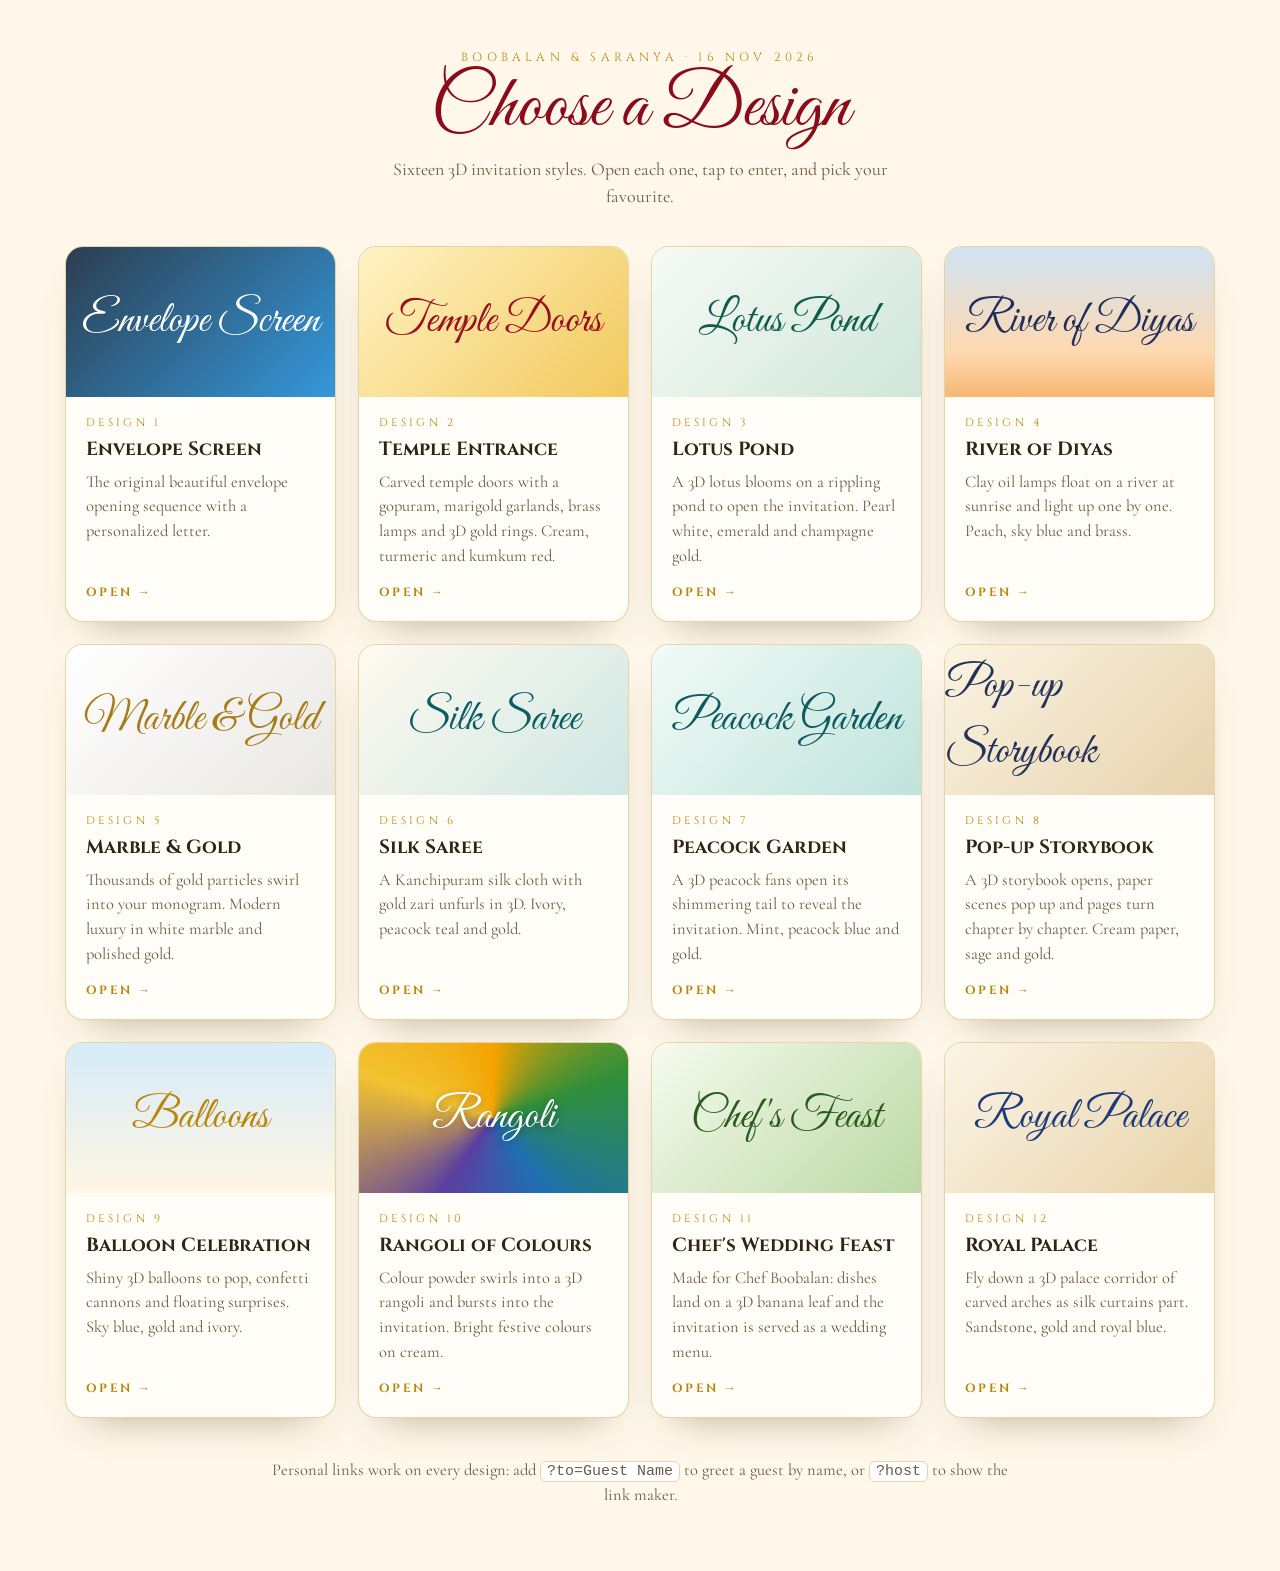
<file: index.html>
<!doctype html>
<html lang="en">
<head>
<meta charset="utf-8">
<meta name="viewport" content="width=device-width, initial-scale=1">
<title>Invitation Designs</title>
<meta name="robots" content="noindex">
<link rel="preconnect" href="https://fonts.googleapis.com">
<link rel="preconnect" href="https://fonts.gstatic.com" crossorigin>
<link href="https://fonts.googleapis.com/css2?family=Cinzel:wght@600;700&family=Cormorant+Garamond:ital,wght@0,500;0,600;1,500&family=Great+Vibes&display=swap" rel="stylesheet">
<style>
:root{--bg:#fff8ea;--paper:#fffdf7;--ink:#2e2418;--muted:#6b5a45;--gold:#b8860b;--line:rgba(184,134,11,.35)}
*{box-sizing:border-box;margin:0;padding:0}
body{background:var(--bg);color:var(--ink);font-family:'Cormorant Garamond',Georgia,serif;font-size:18px;line-height:1.5;padding:48px 16px 64px}
header{text-align:center;margin-bottom:36px}
header .k{font-family:Cinzel,serif;font-size:12px;letter-spacing:.35em;color:var(--gold)}
h1{font-family:'Great Vibes',cursive;font-weight:400;font-size:clamp(48px,10vw,76px);line-height:1.1;color:#8a0c1a}
header p{color:var(--muted);max-width:560px;margin:6px auto 0}
.grid{display:grid;grid-template-columns:repeat(auto-fit,minmax(260px,1fr));gap:22px;max-width:1150px;margin:0 auto}
.card{position:relative;display:flex;flex-direction:column;background:var(--paper);border:1px solid var(--line);border-radius:18px;overflow:hidden;text-decoration:none;color:inherit;
  box-shadow:0 20px 40px -24px rgba(80,50,10,.45);transition:transform .35s cubic-bezier(.2,.8,.2,1),box-shadow .35s}
.card:hover{transform:translateY(-6px) rotateX(3deg);box-shadow:0 30px 50px -24px rgba(80,50,10,.55)}
.sw{height:150px;display:grid;place-items:center;font-family:'Great Vibes',cursive;font-size:44px}
.body{padding:18px 20px 20px;flex:1;display:flex;flex-direction:column}
.num{font-family:Cinzel,serif;font-size:11px;letter-spacing:.3em;color:var(--gold)}
.card h2{font-family:Cinzel,serif;font-size:19px;margin:4px 0 6px}
.card p{color:var(--muted);font-size:16.5px;flex:1}
.go{margin-top:14px;font-family:Cinzel,serif;font-size:12px;letter-spacing:.2em;font-weight:700;color:var(--gold)}
.tip{max-width:760px;margin:40px auto 0;text-align:center;color:var(--muted);font-size:16.5px}
.tip code{background:#fff;border:1px solid var(--line);border-radius:6px;padding:1px 6px;font-size:15px}
</style>
</head>
<body>
<header>
  <div class="k">BOOBALAN &amp; SARANYA · 16 NOV 2026</div>
  <h1>Choose a Design</h1>
  <p>Sixteen 3D invitation styles. Open each one, tap to enter, and pick your favourite.</p>
</header>
<div class="grid">
  <a class="card" href="envelope.html">
    <div class="sw" style="background:linear-gradient(135deg,#2c3e50,#3498db);color:#fff">Envelope Screen</div>
    <div class="body"><div class="num">DESIGN 1</div><h2>Envelope Screen</h2><p>The original beautiful envelope opening sequence with a personalized letter.</p><div class="go">OPEN →</div></div>
  </a>
  <a class="card" href="premium.html">
    <div class="sw" style="background:linear-gradient(135deg,#fff3c4,#f2c95c);color:#9a0f1f">Temple Doors</div>
    <div class="body"><div class="num">DESIGN 2</div><h2>Temple Entrance</h2><p>Carved temple doors with a gopuram, marigold garlands, brass lamps and 3D gold rings. Cream, turmeric and kumkum red.</p><div class="go">OPEN →</div></div>
  </a>
  <a class="card" href="lotus.html">
    <div class="sw" style="background:linear-gradient(135deg,#f7fbf5,#cfe6da);color:#0f5c4a">Lotus Pond</div>
    <div class="body"><div class="num">DESIGN 3</div><h2>Lotus Pond</h2><p>A 3D lotus blooms on a rippling pond to open the invitation. Pearl white, emerald and champagne gold.</p><div class="go">OPEN →</div></div>
  </a>
  <a class="card" href="diyas.html">
    <div class="sw" style="background:linear-gradient(180deg,#cfe3f3,#ffd9b0 70%,#f6b773);color:#1f2f5a">River of Diyas</div>
    <div class="body"><div class="num">DESIGN 4</div><h2>River of Diyas</h2><p>Clay oil lamps float on a river at sunrise and light up one by one. Peach, sky blue and brass.</p><div class="go">OPEN →</div></div>
  </a>
  <a class="card" href="marble.html">
    <div class="sw" style="background:linear-gradient(135deg,#ffffff,#e9e7e3);color:#a67c1a">Marble &amp; Gold</div>
    <div class="body"><div class="num">DESIGN 5</div><h2>Marble &amp; Gold</h2><p>Thousands of gold particles swirl into your monogram. Modern luxury in white marble and polished gold.</p><div class="go">OPEN →</div></div>
  </a>
  <a class="card" href="silk.html">
    <div class="sw" style="background:linear-gradient(135deg,#fffaf0,#cfe7e4);color:#0b5c63">Silk Saree</div>
    <div class="body"><div class="num">DESIGN 6</div><h2>Silk Saree</h2><p>A Kanchipuram silk cloth with gold zari unfurls in 3D. Ivory, peacock teal and gold.</p><div class="go">OPEN →</div></div>
  </a>
  <a class="card" href="peacock.html">
    <div class="sw" style="background:linear-gradient(135deg,#f2fbf7,#bfe3dc);color:#0d5a5f">Peacock Garden</div>
    <div class="body"><div class="num">DESIGN 7</div><h2>Peacock Garden</h2><p>A 3D peacock fans open its shimmering tail to reveal the invitation. Mint, peacock blue and gold.</p><div class="go">OPEN →</div></div>
  </a>
  <a class="card" href="storybook.html">
    <div class="sw" style="background:linear-gradient(135deg,#fbf3e2,#e6d3ad);color:#23325a">Pop-up Storybook</div>
    <div class="body"><div class="num">DESIGN 8</div><h2>Pop-up Storybook</h2><p>A 3D storybook opens, paper scenes pop up and pages turn chapter by chapter. Cream paper, sage and gold.</p><div class="go">OPEN →</div></div>
  </a>
  <a class="card" href="balloons.html">
    <div class="sw" style="background:linear-gradient(180deg,#d6ebfa,#fff6e3);color:#b8860b">Balloons</div>
    <div class="body"><div class="num">DESIGN 9</div><h2>Balloon Celebration</h2><p>Shiny 3D balloons to pop, confetti cannons and floating surprises. Sky blue, gold and ivory.</p><div class="go">OPEN →</div></div>
  </a>
  <a class="card" href="rangoli.html">
    <div class="sw" style="background:conic-gradient(from 0deg,#f4a300,#2f8f3a,#1f6fb2,#5b3fa0,#f2c230,#f4a300);color:#fff;text-shadow:0 2px 8px rgba(0,0,0,.35)">Rangoli</div>
    <div class="body"><div class="num">DESIGN 10</div><h2>Rangoli of Colours</h2><p>Colour powder swirls into a 3D rangoli and bursts into the invitation. Bright festive colours on cream.</p><div class="go">OPEN →</div></div>
  </a>
  <a class="card" href="feast.html">
    <div class="sw" style="background:linear-gradient(135deg,#f6fbef,#bcd9a5);color:#2b5a1f">Chef's Feast</div>
    <div class="body"><div class="num">DESIGN 11</div><h2>Chef's Wedding Feast</h2><p>Made for Chef Boobalan: dishes land on a 3D banana leaf and the invitation is served as a wedding menu.</p><div class="go">OPEN →</div></div>
  </a>
  <a class="card" href="palace.html">
    <div class="sw" style="background:linear-gradient(135deg,#fbf4e6,#e8d3a8);color:#1d3a7a">Royal Palace</div>
    <div class="body"><div class="num">DESIGN 12</div><h2>Royal Palace</h2><p>Fly down a 3D palace corridor of carved arches as silk curtains part. Sandstone, gold and royal blue.</p><div class="go">OPEN →</div></div>
  </a>
  </div>
<script>
  // Mark designs whose page isn't built yet, so the card doesn't lead to a "Cannot GET" error.
  document.querySelectorAll('.card').forEach(async card => {
    try {
      const r = await fetch(card.getAttribute('href'), { method: 'HEAD', cache: 'no-store' });
      if (r.ok) return;
    } catch (e) {}
    card.style.opacity = '.55'; card.style.pointerEvents = 'none';
    card.querySelector('.go').textContent = 'BEING BUILT… REFRESH SOON';
  });
</script>
<p class="tip">Personal links work on every design: add <code>?to=Guest Name</code> to greet a guest by name, or <code>?host</code> to show the link maker.</p>
</body>
</html>
</file>
